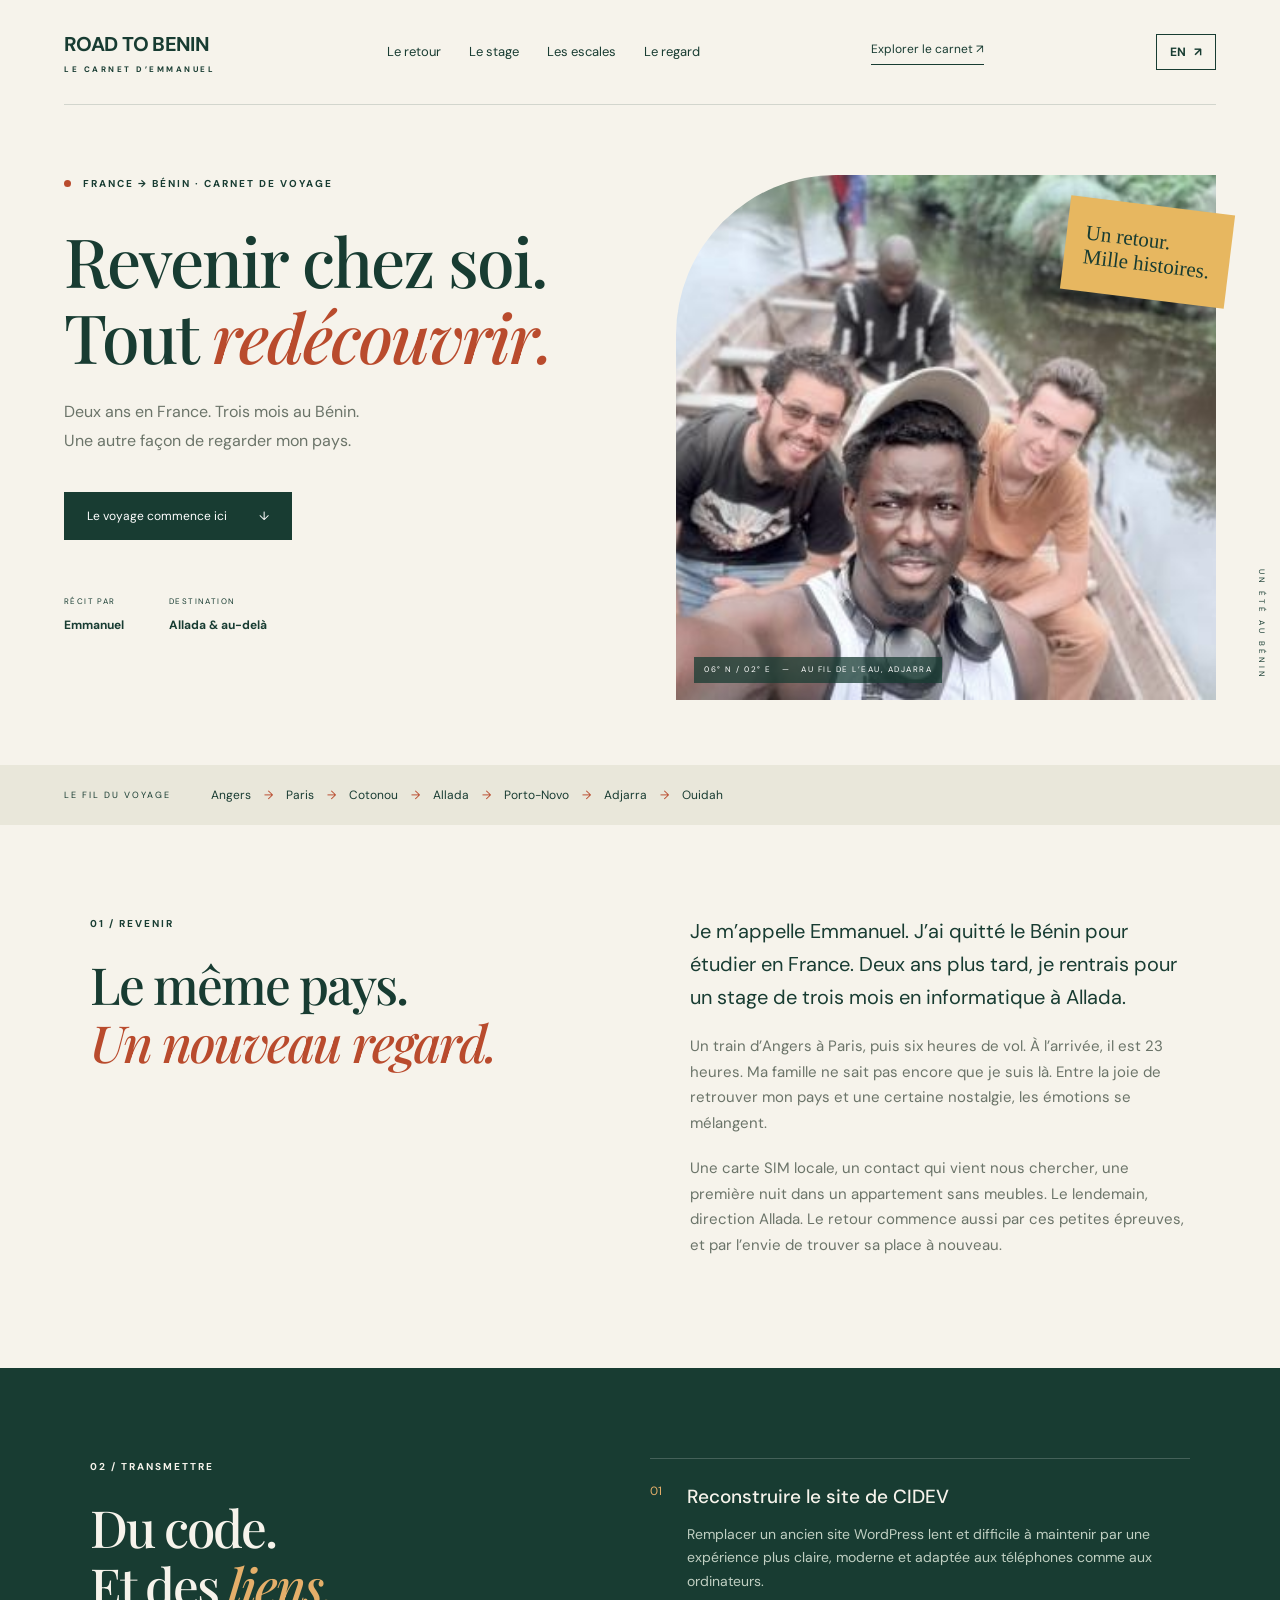
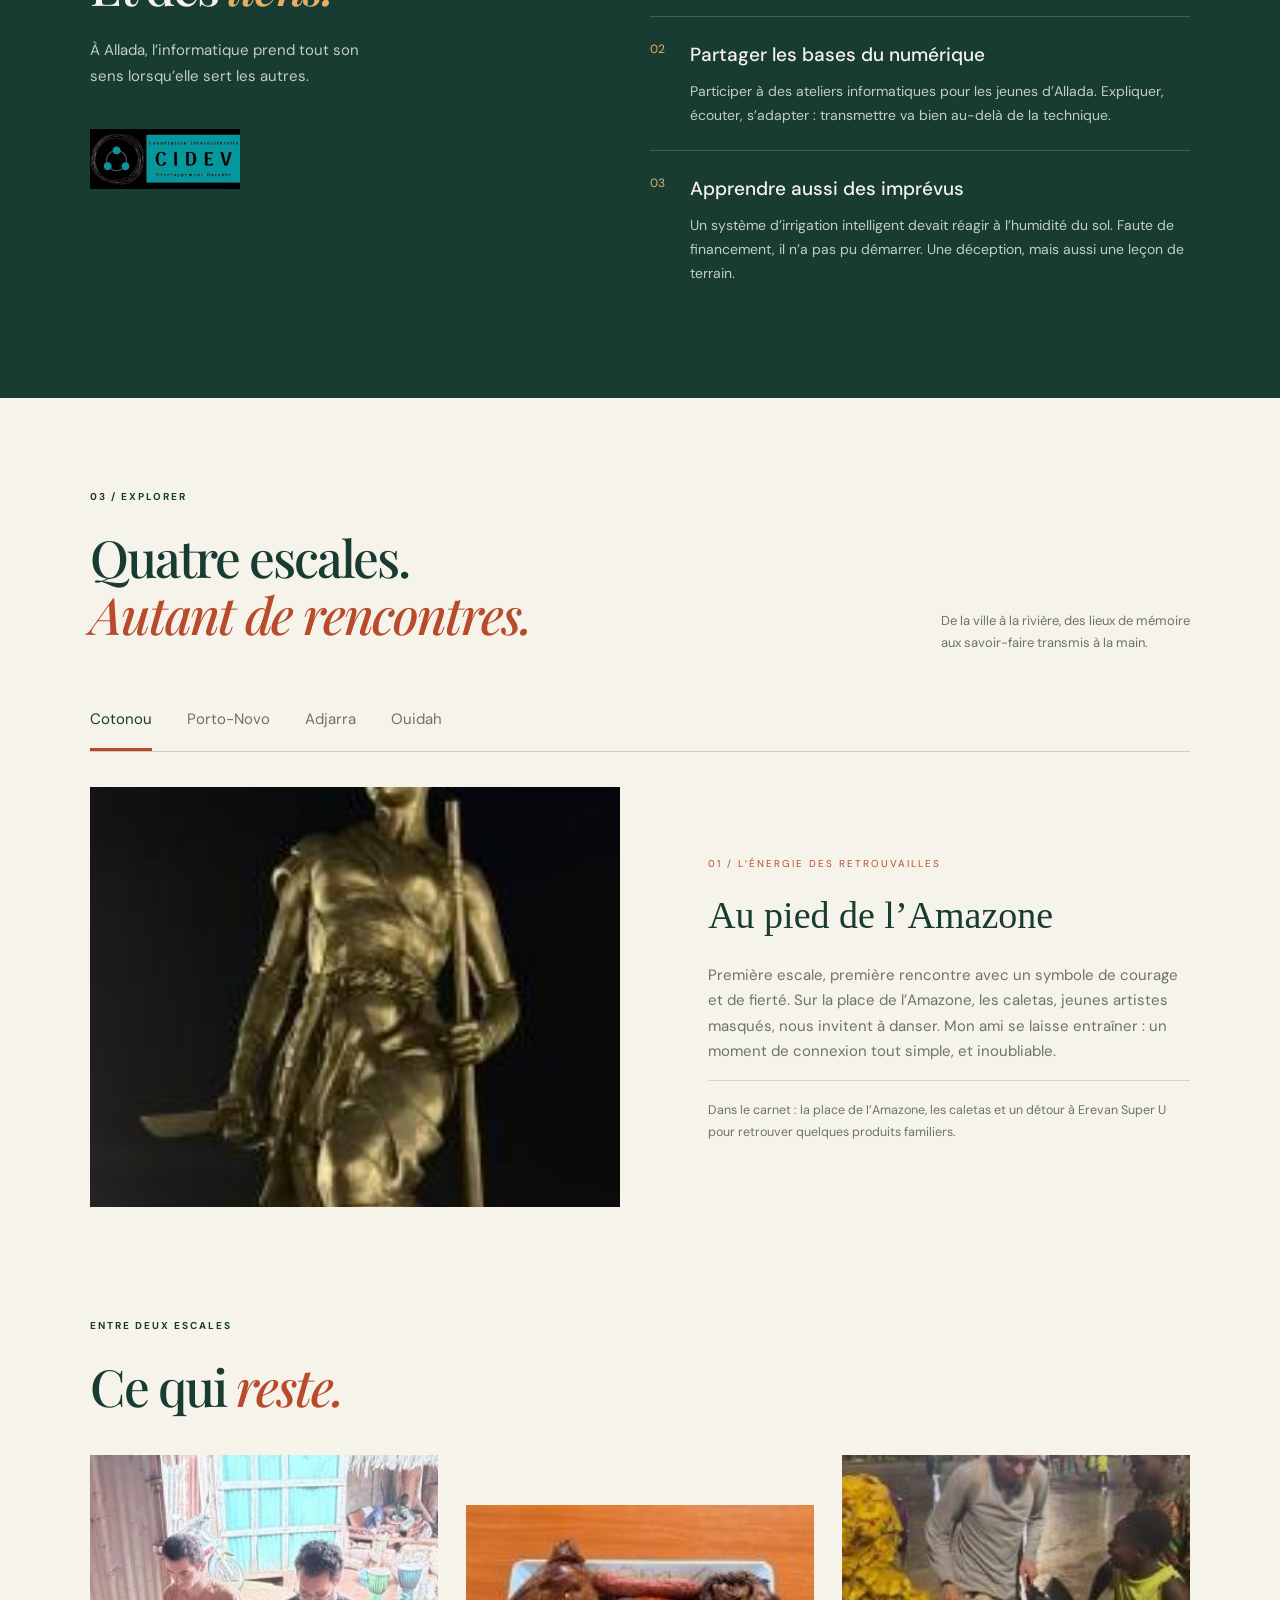
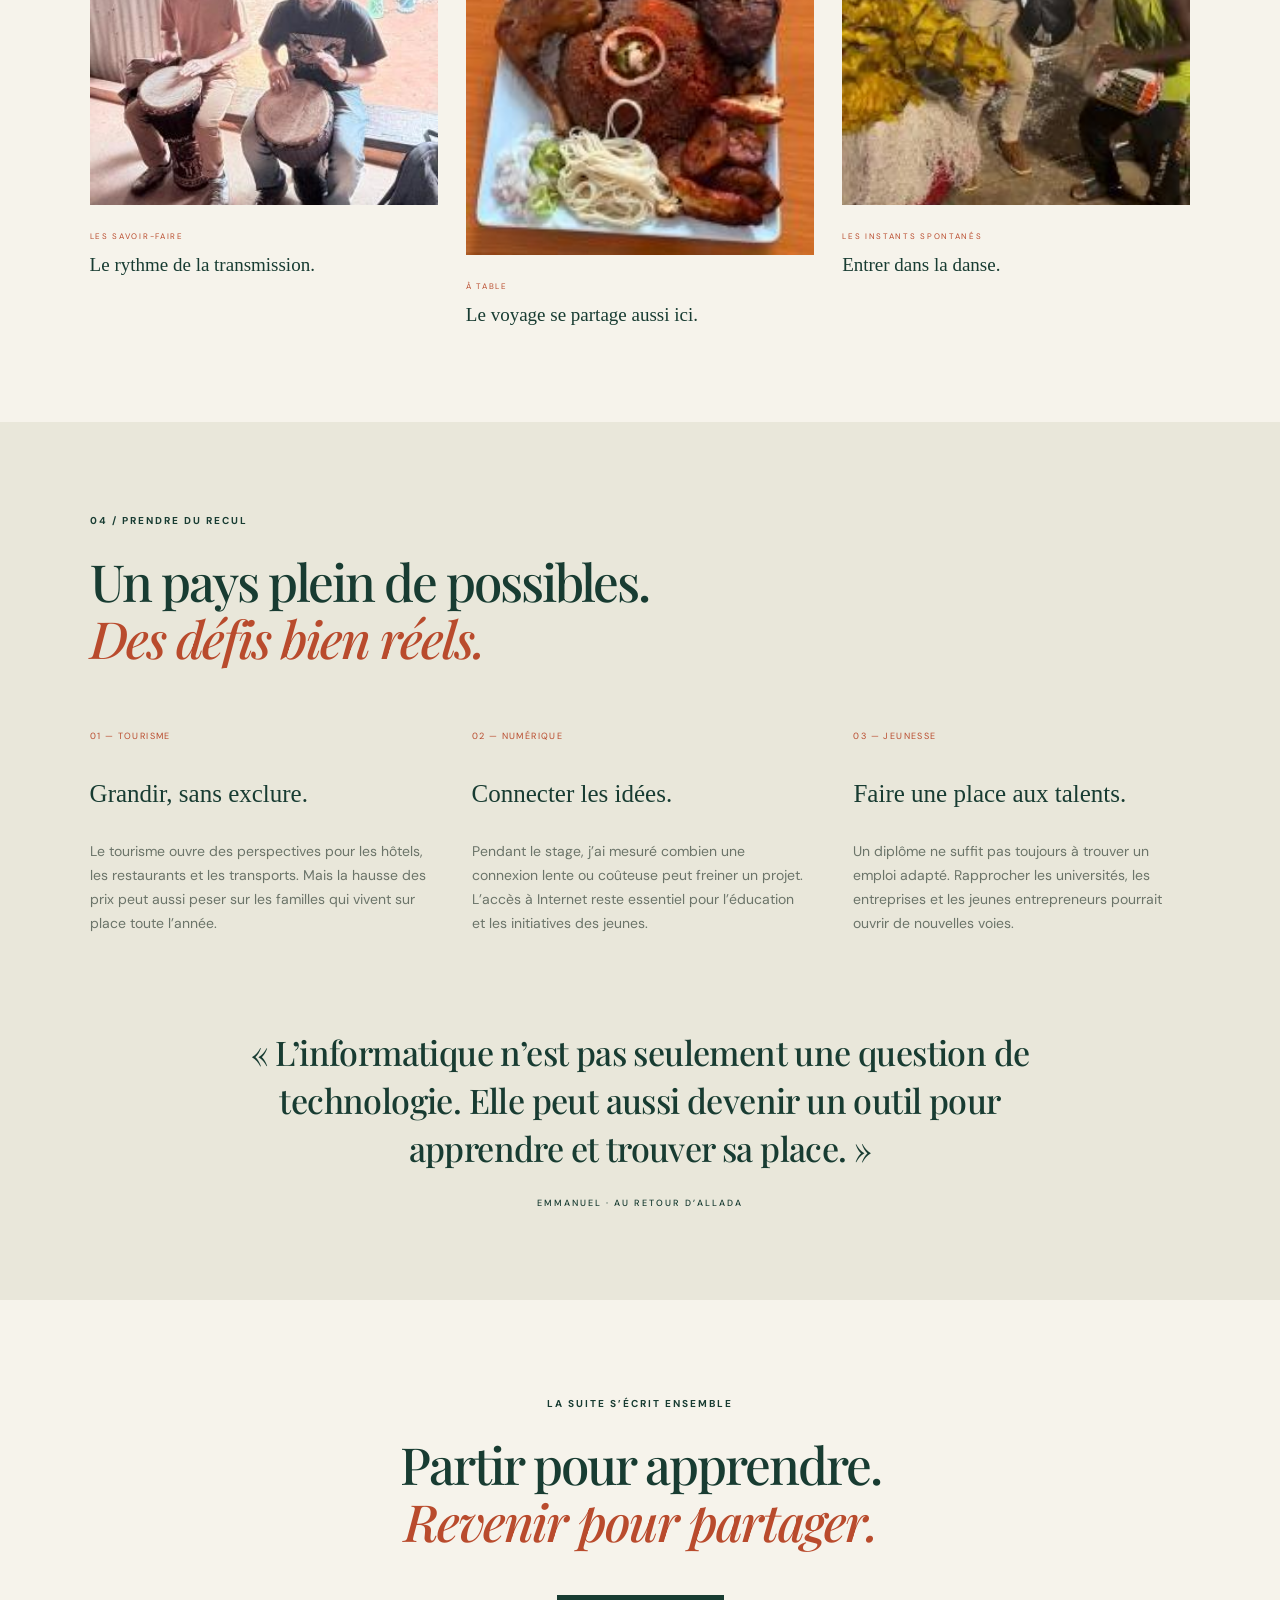
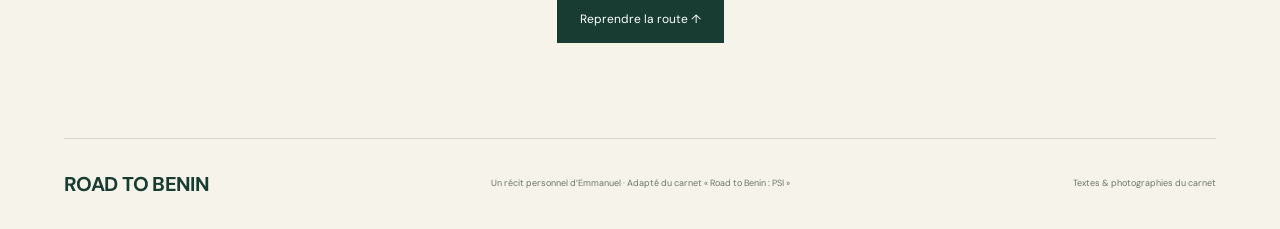
<file: index.html>
<!doctype html><html lang="fr"><head><meta charset="utf-8"><meta name="viewport" content="width=device-width,initial-scale=1"><title>Road to Benin — Le carnet d’Emmanuel</title><meta name="description" content="Trois mois au Bénin : un retour aux sources, un stage à Allada et des rencontres qui restent. Le carnet personnel d’Emmanuel."><link rel="stylesheet" href="style.css"></head><body><header><a class="brand" href="#">ROAD TO BENIN<span>LE CARNET D’EMMANUEL</span></a><nav aria-label="Navigation principale"><a href="#retour">Le retour</a><a href="#stage">Le stage</a><a href="#escales">Les escales</a><a href="#regard">Le regard</a></nav><a class="header-link" href="#escales">Explorer le carnet ↗</a><button class="language-toggle" type="button" aria-label="Switch to English" data-target="en.html" lang="en">EN <span aria-hidden="true">↗</span></button></header><main><section class="hero"><div class="hero-copy"><p class="eyebrow"><span class="dot"></span> FRANCE → BÉNIN · CARNET DE VOYAGE</p><h1>Revenir chez soi.<br>Tout <em>redécouvrir.</em></h1><p class="intro">Deux ans en France. Trois mois au Bénin.<br>Une autre façon de regarder mon pays.</p><a class="button" href="#retour">Le voyage commence ici <span>↓</span></a><div class="hero-meta"><span>RÉCIT PAR <strong>Emmanuel</strong></span><span>DESTINATION <strong>Allada & au-delà</strong></span></div></div><div class="hero-photo"><img src="assets/p6-1.jpg" alt="Emmanuel et ses compagnons en pirogue sur la rivière d’Adjarra"><span class="photo-label">06° N / 02° E &nbsp; — &nbsp; AU FIL DE L’EAU, ADJARRA</span><div class="photo-stamp">Un retour.<br>Mille histoires.</div></div><div class="vertical">UN ÉTÉ AU BÉNIN</div></section><div class="route"><span>LE FIL DU VOYAGE</span><p>Angers <i>→</i> Paris <i>→</i> Cotonou <i>→</i> Allada <i>→</i> Porto-Novo <i>→</i> Adjarra <i>→</i> Ouidah</p></div><section id="retour" class="story section"><div><p class="eyebrow">01 / REVENIR</p><h2>Le même pays.<br><em>Un nouveau regard.</em></h2></div><div class="prose"><p class="lead">Je m’appelle Emmanuel. J’ai quitté le Bénin pour étudier en France. Deux ans plus tard, je rentrais pour un stage de trois mois en informatique à Allada.</p><p>Un train d’Angers à Paris, puis six heures de vol. À l’arrivée, il est 23 heures. Ma famille ne sait pas encore que je suis là. Entre la joie de retrouver mon pays et une certaine nostalgie, les émotions se mélangent.</p><p>Une carte SIM locale, un contact qui vient nous chercher, une première nuit dans un appartement sans meubles. Le lendemain, direction Allada. Le retour commence aussi par ces petites épreuves, et par l’envie de trouver sa place à nouveau.</p></div></section><section id="stage" class="internship section"><div class="stage-intro"><p class="eyebrow">02 / TRANSMETTRE</p><h2>Du code.<br>Et des <em>liens.</em></h2><p>À Allada, l’informatique prend tout son sens lorsqu’elle sert les autres.</p><img class="logo" src="assets/cidev.jpg" alt="CIDEV — Coopération intersectorielle et développement durable"></div><div class="missions"><article><span>01</span><div><h3>Reconstruire le site de CIDEV</h3><p>Remplacer un ancien site WordPress lent et difficile à maintenir par une expérience plus claire, moderne et adaptée aux téléphones comme aux ordinateurs.</p></div></article><article><span>02</span><div><h3>Partager les bases du numérique</h3><p>Participer à des ateliers informatiques pour les jeunes d’Allada. Expliquer, écouter, s’adapter : transmettre va bien au-delà de la technique.</p></div></article><article><span>03</span><div><h3>Apprendre aussi des imprévus</h3><p>Un système d’irrigation intelligent devait réagir à l’humidité du sol. Faute de financement, il n’a pas pu démarrer. Une déception, mais aussi une leçon de terrain.</p></div></article></div></section><section id="escales" class="section discoveries"><div class="section-top"><div><p class="eyebrow">03 / EXPLORER</p><h2>Quatre escales.<br><em>Autant de rencontres.</em></h2></div><p>De la ville à la rivière, des lieux de mémoire<br>aux savoir-faire transmis à la main.</p></div><div class="tabs" role="tablist" aria-label="Choisir une escale"></div><div id="destination" class="destination"></div></section><section class="moments section"><div><p class="eyebrow">ENTRE DEUX ESCALES</p><h2>Ce qui <em>reste.</em></h2></div><div class="moment-grid"><figure><img src="assets/p7-0.jpg" loading="lazy" alt="Découverte de la fabrication et de la pratique des tam-tams"><figcaption><span>LES SAVOIR-FAIRE</span>Le rythme de la transmission.</figcaption></figure><figure><img src="assets/p9-0.jpg" loading="lazy" alt="Un plat photographié pendant le séjour au Bénin"><figcaption><span>À TABLE</span>Le voyage se partage aussi ici.</figcaption></figure><figure><img src="assets/p3-1.jpg" loading="lazy" alt="Un compagnon de voyage danse avec les caletas à Cotonou"><figcaption><span>LES INSTANTS SPONTANÉS</span>Entrer dans la danse.</figcaption></figure></div></section><section id="regard" class="reflection section"><p class="eyebrow">04 / PRENDRE DU RECUL</p><h2>Un pays plein de possibles.<br><em>Des défis bien réels.</em></h2><div class="thoughts"><article><span>01 — TOURISME</span><h3>Grandir, sans exclure.</h3><p>Le tourisme ouvre des perspectives pour les hôtels, les restaurants et les transports. Mais la hausse des prix peut aussi peser sur les familles qui vivent sur place toute l’année.</p></article><article><span>02 — NUMÉRIQUE</span><h3>Connecter les idées.</h3><p>Pendant le stage, j’ai mesuré combien une connexion lente ou coûteuse peut freiner un projet. L’accès à Internet reste essentiel pour l’éducation et les initiatives des jeunes.</p></article><article><span>03 — JEUNESSE</span><h3>Faire une place aux talents.</h3><p>Un diplôme ne suffit pas toujours à trouver un emploi adapté. Rapprocher les universités, les entreprises et les jeunes entrepreneurs pourrait ouvrir de nouvelles voies.</p></article></div><blockquote>« L’informatique n’est pas seulement une question de technologie. Elle peut aussi devenir un outil pour apprendre et trouver sa place. »<cite>EMMANUEL · AU RETOUR D’ALLADA</cite></blockquote></section><section class="closing"><p class="eyebrow">LA SUITE S’ÉCRIT ENSEMBLE</p><h2>Partir pour apprendre.<br><em>Revenir pour partager.</em></h2><a href="#" class="button">Reprendre la route ↑</a></section></main><footer><a class="brand" href="#">ROAD TO BENIN</a><p>Un récit personnel d’Emmanuel · Adapté du carnet « Road to Benin : PSI »</p><span>Textes & photographies du carnet</span></footer><script src="app.js"></script><script src="language.js"></script></body></html>
</file>
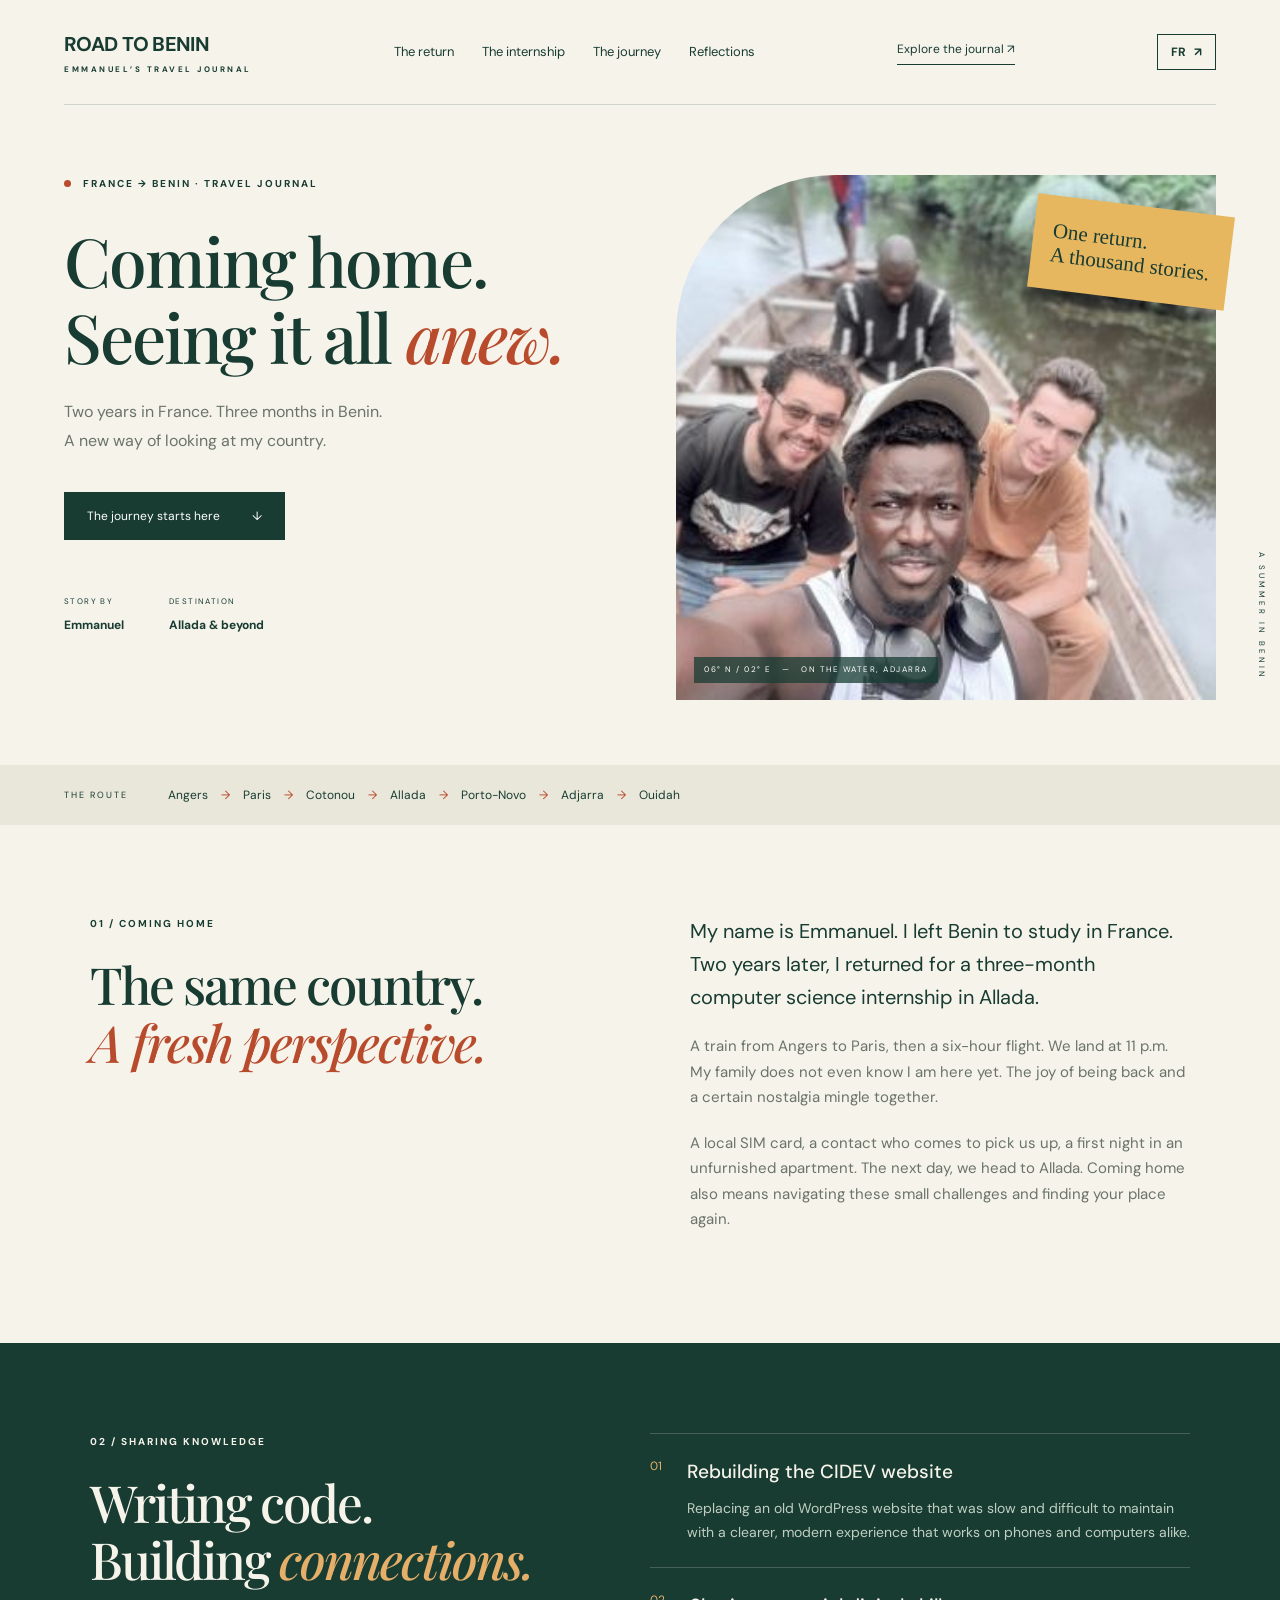
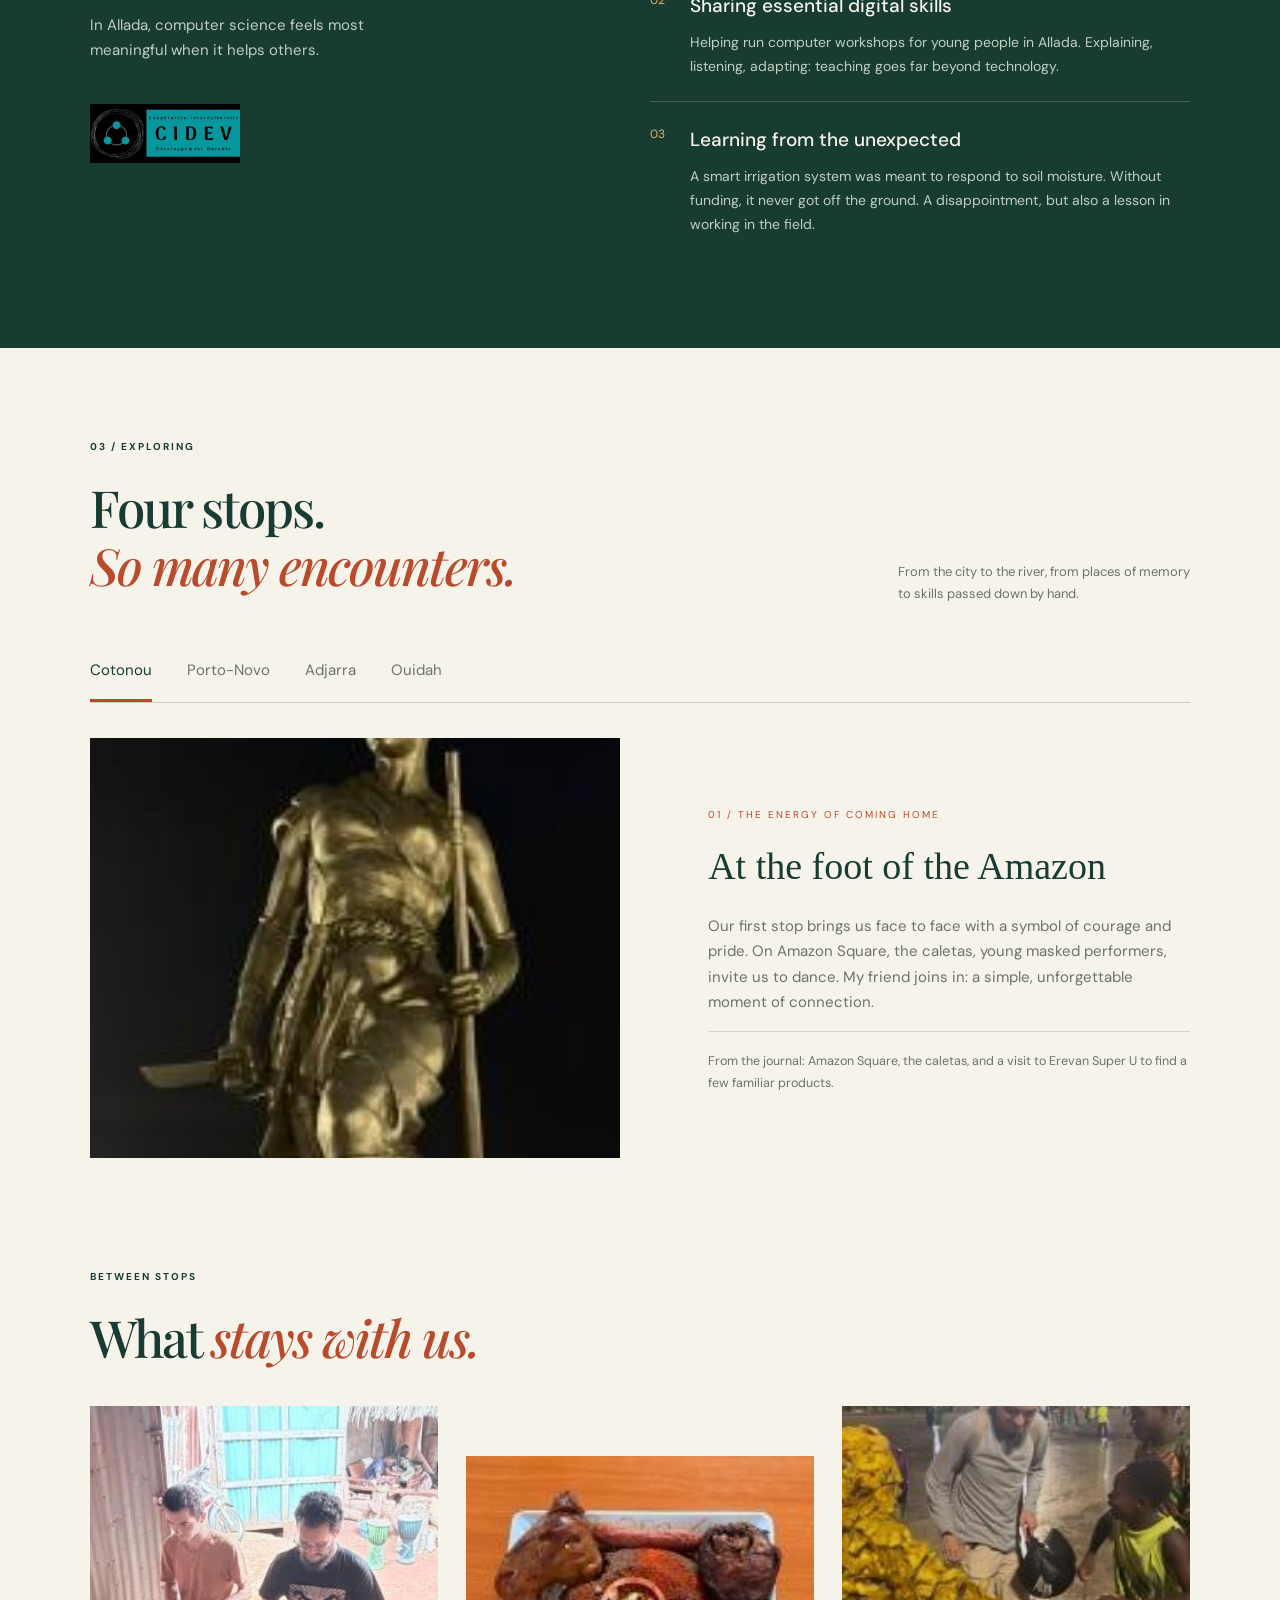
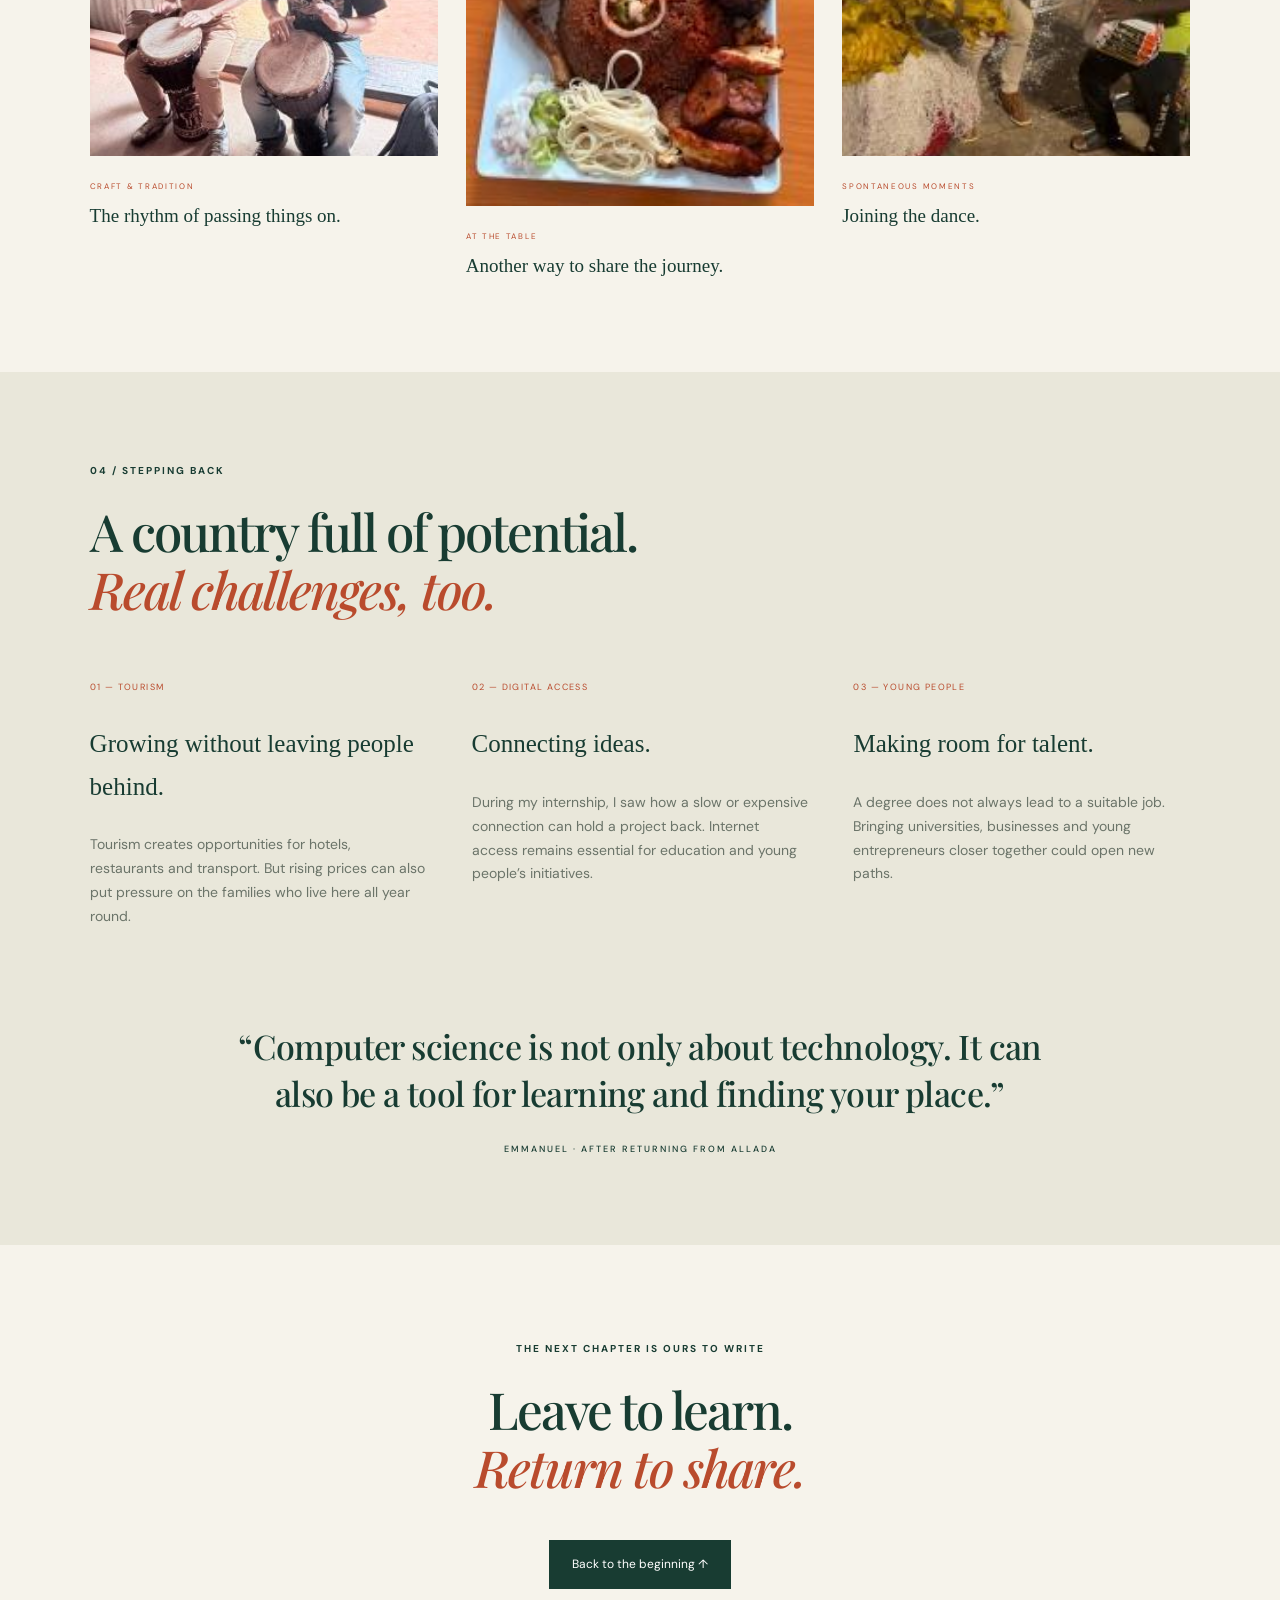
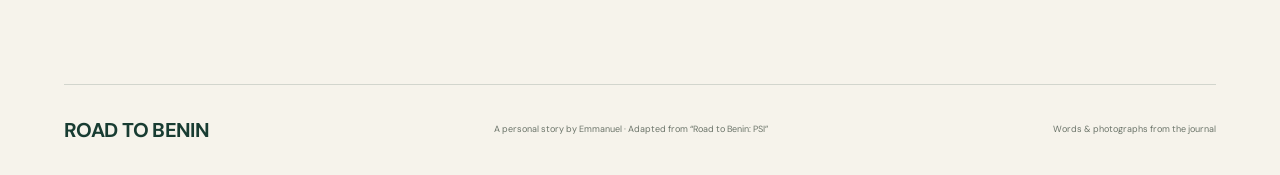
<file: en.html>
<!doctype html><html lang="en"><head><meta charset="utf-8"><meta name="viewport" content="width=device-width,initial-scale=1"><title>Road to Benin — Emmanuel’s travel journal</title><meta name="description" content="Three months in Benin: a homecoming, an internship in Allada and encounters that stay with you. Emmanuel’s personal travel journal."><link rel="stylesheet" href="style.css"></head><body><header><a class="brand" href="#">ROAD TO BENIN<span>EMMANUEL’S TRAVEL JOURNAL</span></a><nav aria-label="Main navigation"><a href="#retour">The return</a><a href="#stage">The internship</a><a href="#escales">The journey</a><a href="#regard">Reflections</a></nav><a class="header-link" href="#escales">Explore the journal ↗</a><button class="language-toggle" type="button" aria-label="Passer en français" data-target="./" lang="fr">FR <span aria-hidden="true">↗</span></button></header><main><section class="hero"><div class="hero-copy"><p class="eyebrow"><span class="dot"></span> FRANCE → BENIN · TRAVEL JOURNAL</p><h1>Coming home.<br>Seeing it all <em>anew.</em></h1><p class="intro">Two years in France. Three months in Benin.<br>A new way of looking at my country.</p><a class="button" href="#retour">The journey starts here <span>↓</span></a><div class="hero-meta"><span>STORY BY <strong>Emmanuel</strong></span><span>DESTINATION <strong>Allada & beyond</strong></span></div></div><div class="hero-photo"><img src="assets/p6-1.jpg" alt="Emmanuel and his companions in a canoe on the Adjarra River"><span class="photo-label">06° N / 02° E &nbsp; — &nbsp; ON THE WATER, ADJARRA</span><div class="photo-stamp">One return.<br>A thousand stories.</div></div><div class="vertical">A SUMMER IN BENIN</div></section><div class="route"><span>THE ROUTE</span><p>Angers <i>→</i> Paris <i>→</i> Cotonou <i>→</i> Allada <i>→</i> Porto-Novo <i>→</i> Adjarra <i>→</i> Ouidah</p></div><section id="retour" class="story section"><div><p class="eyebrow">01 / COMING HOME</p><h2>The same country.<br><em>A fresh perspective.</em></h2></div><div class="prose"><p class="lead">My name is Emmanuel. I left Benin to study in France. Two years later, I returned for a three-month computer science internship in Allada.</p><p>A train from Angers to Paris, then a six-hour flight. We land at 11 p.m. My family does not even know I am here yet. The joy of being back and a certain nostalgia mingle together.</p><p>A local SIM card, a contact who comes to pick us up, a first night in an unfurnished apartment. The next day, we head to Allada. Coming home also means navigating these small challenges and finding your place again.</p></div></section><section id="stage" class="internship section"><div class="stage-intro"><p class="eyebrow">02 / SHARING KNOWLEDGE</p><h2>Writing code.<br>Building <em>connections.</em></h2><p>In Allada, computer science feels most meaningful when it helps others.</p><img class="logo" src="assets/cidev.jpg" alt="CIDEV — Intersectoral Cooperation and Sustainable Development"></div><div class="missions"><article><span>01</span><div><h3>Rebuilding the CIDEV website</h3><p>Replacing an old WordPress website that was slow and difficult to maintain with a clearer, modern experience that works on phones and computers alike.</p></div></article><article><span>02</span><div><h3>Sharing essential digital skills</h3><p>Helping run computer workshops for young people in Allada. Explaining, listening, adapting: teaching goes far beyond technology.</p></div></article><article><span>03</span><div><h3>Learning from the unexpected</h3><p>A smart irrigation system was meant to respond to soil moisture. Without funding, it never got off the ground. A disappointment, but also a lesson in working in the field.</p></div></article></div></section><section id="escales" class="section discoveries"><div class="section-top"><div><p class="eyebrow">03 / EXPLORING</p><h2>Four stops.<br><em>So many encounters.</em></h2></div><p>From the city to the river, from places of memory<br>to skills passed down by hand.</p></div><div class="tabs" role="tablist" aria-label="Choose a stop"></div><div id="destination" class="destination"></div></section><section class="moments section"><div><p class="eyebrow">BETWEEN STOPS</p><h2>What <em>stays with us.</em></h2></div><div class="moment-grid"><figure><img src="assets/p7-0.jpg" loading="lazy" alt="Discovering how traditional drums are made and played"><figcaption><span>CRAFT & TRADITION</span>The rhythm of passing things on.</figcaption></figure><figure><img src="assets/p9-0.jpg" loading="lazy" alt="A meal photographed during the stay in Benin"><figcaption><span>AT THE TABLE</span>Another way to share the journey.</figcaption></figure><figure><img src="assets/p3-1.jpg" loading="lazy" alt="A travel companion dancing with the caletas in Cotonou"><figcaption><span>SPONTANEOUS MOMENTS</span>Joining the dance.</figcaption></figure></div></section><section id="regard" class="reflection section"><p class="eyebrow">04 / STEPPING BACK</p><h2>A country full of potential.<br><em>Real challenges, too.</em></h2><div class="thoughts"><article><span>01 — TOURISM</span><h3>Growing without leaving people behind.</h3><p>Tourism creates opportunities for hotels, restaurants and transport. But rising prices can also put pressure on the families who live here all year round.</p></article><article><span>02 — DIGITAL ACCESS</span><h3>Connecting ideas.</h3><p>During my internship, I saw how a slow or expensive connection can hold a project back. Internet access remains essential for education and young people’s initiatives.</p></article><article><span>03 — YOUNG PEOPLE</span><h3>Making room for talent.</h3><p>A degree does not always lead to a suitable job. Bringing universities, businesses and young entrepreneurs closer together could open new paths.</p></article></div><blockquote>“Computer science is not only about technology. It can also be a tool for learning and finding your place.”<cite>EMMANUEL · AFTER RETURNING FROM ALLADA</cite></blockquote></section><section class="closing"><p class="eyebrow">THE NEXT CHAPTER IS OURS TO WRITE</p><h2>Leave to learn.<br><em>Return to share.</em></h2><a href="#" class="button">Back to the beginning ↑</a></section></main><footer><a class="brand" href="#">ROAD TO BENIN</a><p>A personal story by Emmanuel · Adapted from “Road to Benin: PSI”</p><span>Words & photographs from the journal</span></footer><script src="app-en.js"></script><script src="language.js"></script></body></html>
</file>
<file: style.css>
@import url('https://fonts.googleapis.com/css2?family=DM+Sans:wght@400;500;600;700&family=Playfair+Display:ital,wght@0,500;0,600;0,700;1,500;1,600&display=swap');
:root{--paper:#f6f3eb;--ink:#183c32;--orange:#b94b2d;--muted:#6b7469}*{box-sizing:border-box}html{scroll-behavior:smooth;scroll-padding-top:30px}body{margin:0;background:var(--paper);color:var(--ink);font-family:'DM Sans',sans-serif;font-size:15px;line-height:1.7}a{color:inherit;text-decoration:none}header{height:105px;display:flex;align-items:center;justify-content:space-between;margin:0 5%;border-bottom:1px solid #183c3229;gap:25px}.brand{font-size:20px;font-weight:700;letter-spacing:-.7px}.brand span{display:block;font-size:8px;letter-spacing:2.5px;margin-top:2px}nav{display:flex;gap:28px;font-size:13px}.header-link{font-size:12px;border-bottom:1px solid;padding-bottom:5px}.hero{position:relative;padding:70px 5% 65px;display:grid;grid-template-columns:1.05fr 1fr;gap:45px;min-height:660px}.eyebrow{font-size:10px;font-weight:700;letter-spacing:2px;margin:0 0 24px}.dot{display:inline-block;background:var(--orange);border-radius:50%;width:7px;height:7px;margin-right:8px}h1,h2,blockquote{font-family:'Playfair Display',Georgia,serif;line-height:1.12;font-weight:500;letter-spacing:-2px}h1{font-size:clamp(48px,5.3vw,84px);margin:30px 0 24px}em{font-weight:500;color:var(--orange)}.intro{color:var(--muted);font-size:16px;line-height:1.8}.button{display:inline-flex;gap:32px;padding:14px 23px;background:var(--ink);color:#fff;font-size:12px;margin-top:20px}.button:hover{background:var(--orange)}.hero-meta{display:flex;gap:45px;margin-top:55px;font-size:8px;letter-spacing:1.4px}.hero-meta strong{display:block;font-size:12px;letter-spacing:0;margin-top:6px}.hero-photo{position:relative;align-self:stretch;min-height:430px;margin-top:0}.hero-photo>img{width:100%;height:100%;object-fit:cover;filter:saturate(.78);border-radius:160px 0 0 0}.photo-label{position:absolute;left:18px;bottom:17px;font-size:8px;letter-spacing:1.5px;color:white;background:#183c32bd;padding:6px 10px}.photo-stamp{position:absolute;right:-14px;top:30px;background:#e7b760;color:var(--ink);padding:23px 19px;font-family:Georgia,serif;font-size:21px;line-height:1.15;transform:rotate(7deg)}.vertical{position:absolute;right:12px;bottom:85px;writing-mode:vertical-rl;font-size:8px;letter-spacing:3px}.route{background:#e9e7da;padding:20px 5%;display:flex;align-items:center;gap:40px}.route>span{font-size:9px;letter-spacing:2px;white-space:nowrap}.route p{font-size:12px;margin:0;word-spacing:10px}.route i{font-style:normal;color:var(--orange)}.section{padding:90px 7%;scroll-margin-top:20px}h2{font-size:clamp(38px,4vw,60px);margin:0 0 24px}.story{display:grid;grid-template-columns:1fr 1fr;gap:9%}.prose p{color:var(--muted);margin:0 0 20px}.prose .lead{font-size:20px;line-height:1.65;color:var(--ink)}.internship{background:var(--ink);color:var(--paper);display:grid;grid-template-columns:1fr 1.2fr;gap:10%}.internship em{color:#e5af6a}.stage-intro>p:not(.eyebrow){color:#c0cfc2;max-width:300px}.logo{width:150px;margin-top:25px}.missions article{display:flex;gap:25px;border-top:1px solid #ffffff30;padding:22px 0}.missions article>span{font-size:12px;color:#e5af6a}.missions h3{font-size:19px;font-weight:500;margin:0 0 9px}.missions p{font-size:14px;color:#c0cfc2;margin:0}.section-top{display:flex;justify-content:space-between;align-items:end;gap:30px}.section-top>p{color:var(--muted);font-size:13px}.tabs{display:flex;border-bottom:1px solid #183c3233;margin:25px 0 35px;gap:35px}.tabs button{border:0;border-bottom:3px solid transparent;padding:15px 0;background:none;font:inherit;color:var(--muted);cursor:pointer}.tabs button[aria-selected=true]{color:var(--ink);border-bottom-color:var(--orange)}.destination{display:grid;grid-template-columns:1.1fr 1fr;gap:8%;align-items:center;min-height:420px}.destination>img{width:100%;height:420px;object-fit:cover;object-position:center 35%}.destination h3{font-family:Georgia,serif;font-size:38px;font-weight:400;margin:8px 0}.destination p{color:var(--muted)}.destination .place-tag{color:var(--orange);font-size:10px;letter-spacing:2px}.destination small{display:block;border-top:1px solid #183c3229;padding-top:18px;line-height:1.8;color:var(--muted)}.moments{padding-top:20px}.moment-grid{display:grid;grid-template-columns:1fr 1fr 1fr;gap:28px;margin-top:40px}figure{margin:0}figure img{width:100%;height:350px;object-fit:cover}figure:nth-child(2){padding-top:50px}figcaption{font-family:Georgia,serif;font-size:19px;padding-top:16px}figcaption span{display:block;font-family:'DM Sans',sans-serif;font-size:8px;letter-spacing:1.7px;color:var(--orange);margin-bottom:6px}.reflection{background:#e9e7da}.thoughts{display:grid;grid-template-columns:repeat(3,1fr);gap:45px;margin-top:55px}.thoughts span{font-size:9px;letter-spacing:1.4px;color:var(--orange)}.thoughts h3{font-family:Georgia,serif;font-size:25px;font-weight:400}.thoughts p{color:var(--muted);font-size:14px}blockquote{max-width:850px;margin:80px auto 0;text-align:center;font-size:34px;line-height:1.4;letter-spacing:-.6px}cite{display:block;font-family:'DM Sans',sans-serif;font-size:9px;letter-spacing:2px;font-style:normal;margin-top:25px}.closing{text-align:center;padding:95px 20px}footer{margin:0 5%;border-top:1px solid #183c3229;padding:28px 0;display:flex;justify-content:space-between;align-items:center;gap:20px}footer p,footer>span{font-size:9px;color:var(--muted)}a:focus-visible,button:focus-visible{outline:3px solid var(--orange);outline-offset:5px}@media(max-width:800px){header{height:85px}nav{gap:15px;font-size:11px}.header-link{display:none}.hero{padding-top:40px;gap:30px;grid-template-columns:1fr}.hero-photo{height:400px}.hero-meta{margin-top:30px}.hero h1{font-size:57px}.route{display:block}.route p{word-spacing:3px;margin-top:10px}.section{padding:60px 6%}.story,.internship,.destination{grid-template-columns:1fr;gap:35px}.section-top{display:block}.tabs{gap:25px;overflow:auto}.tabs button{white-space:nowrap;font-size:13px}.destination>img{height:350px}.moment-grid{gap:14px}figure img{height:240px}.thoughts{grid-template-columns:1fr;gap:20px}.thoughts h3{margin:10px 0}blockquote{font-size:27px}.vertical{display:none}footer{flex-wrap:wrap}footer .brand{width:100%}}@media(max-width:480px){nav a:nth-child(2),nav a:nth-child(4){display:none}.brand{font-size:17px}.hero h1{font-size:46px}.hero-photo{height:320px;min-height:320px}.photo-stamp{right:0;font-size:18px}.moment-grid{grid-template-columns:1fr}.moment-grid figure{padding:0}.moment-grid img{height:360px}.tabs{gap:22px}.hero-meta{gap:25px}h2{font-size:39px}}@media(prefers-reduced-motion:reduce){html{scroll-behavior:auto}}
.language-toggle{flex-shrink:0;border:1px solid var(--ink);background:transparent;color:var(--ink);padding:9px 13px;font:700 12px 'DM Sans',sans-serif;cursor:pointer;display:inline-flex;gap:8px;align-items:center}.language-toggle:hover{background:var(--ink);color:var(--paper)}@media(max-width:480px){header{gap:12px}nav{gap:12px}.language-toggle{padding:8px 10px}.brand span{font-size:7px;letter-spacing:1.4px}}
</file>
